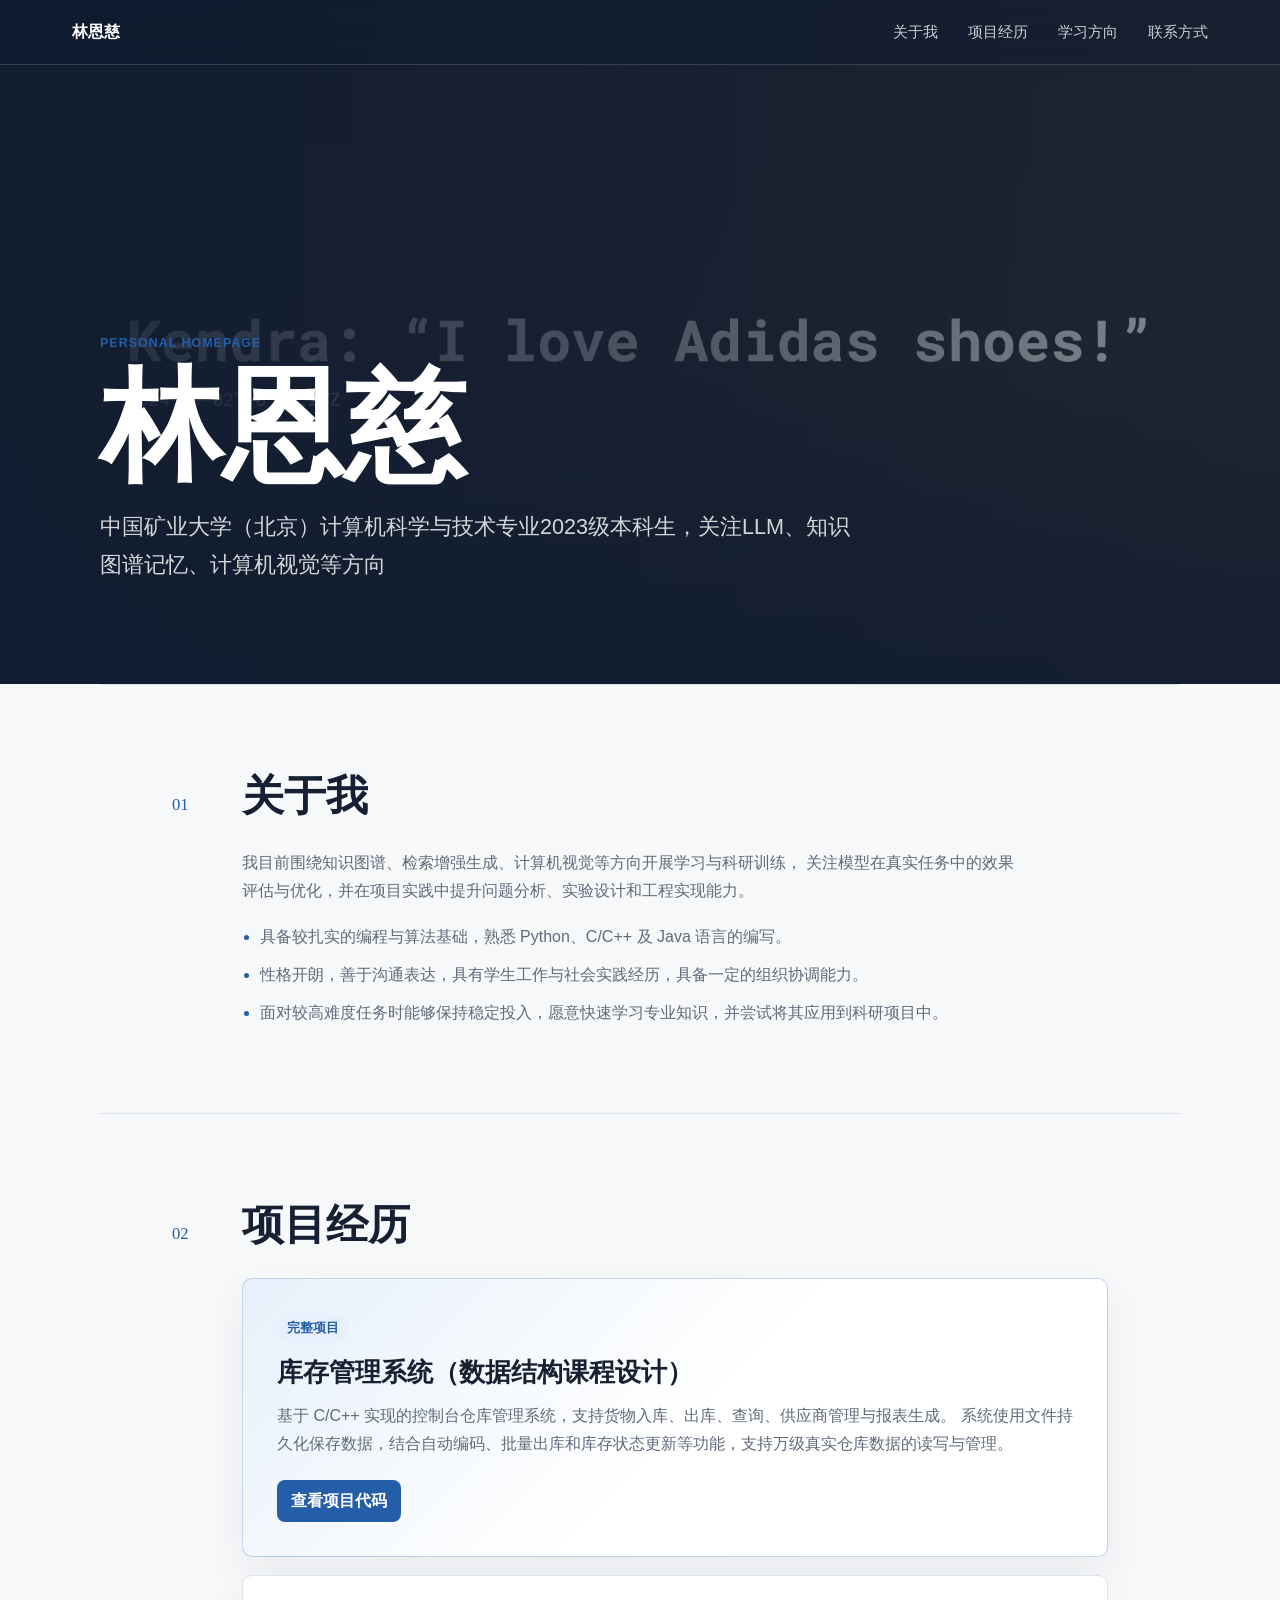
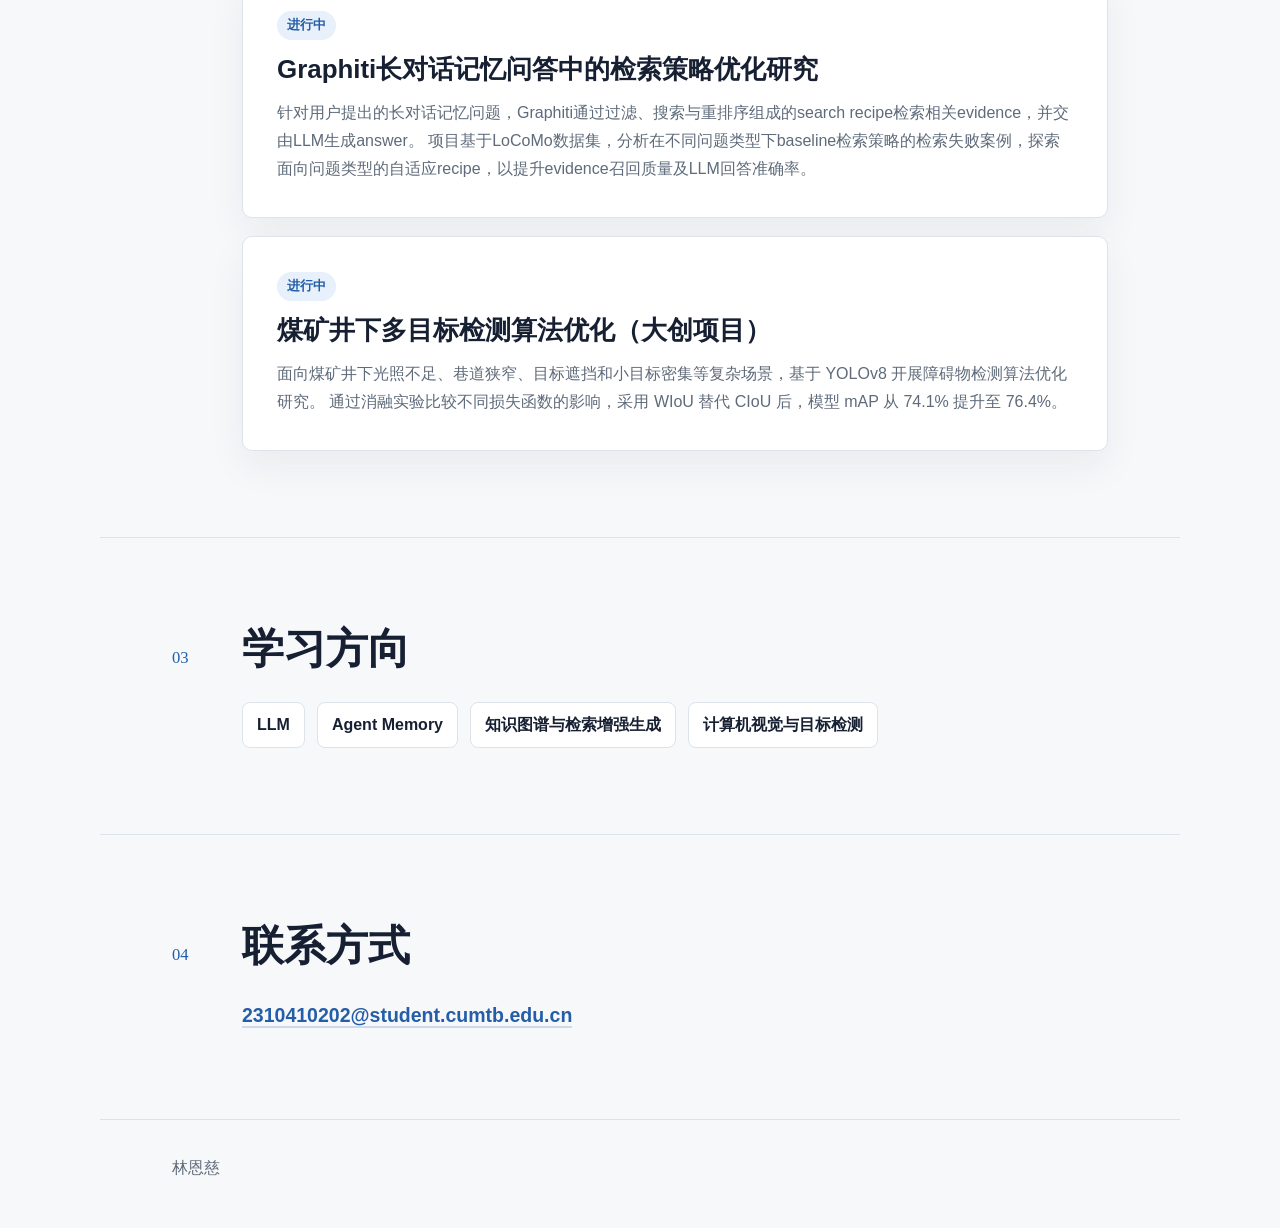
<file: index.html>
<!doctype html>
<html lang="zh-CN">
  <head>
    <meta charset="utf-8">
    <meta name="viewport" content="width=device-width, initial-scale=1">
    <title>林恩慈</title>
    <meta
      name="description"
      content="林恩慈，中国矿业大学（北京）计算机科学与技术专业2023级本科生个人主页。"
    >
    <link rel="stylesheet" href="assets/styles.css">
  </head>
  <body>
    <header class="site-header">
      <a class="site-name" href="#top">林恩慈</a>
      <nav class="site-nav" aria-label="主导航">
        <a href="#about">关于我</a>
        <a href="#projects">项目经历</a>
        <a href="#interests">学习方向</a>
        <a href="#contact">联系方式</a>
      </nav>
    </header>

    <main id="top">
      <section class="hero" aria-labelledby="hero-title">
        <div class="hero-graph" aria-hidden="true">
          <img src="assets/images/graphiti-graph-intro.gif" alt="">
        </div>
        <div class="hero-content">
          <p class="eyebrow">Personal Homepage</p>
          <h1 id="hero-title">林恩慈</h1>
          <p class="hero-text">
            中国矿业大学（北京）计算机科学与技术专业2023级本科生，关注LLM、知识图谱记忆、计算机视觉等方向
          </p>
        </div>
      </section>

      <section class="section about-section" id="about" aria-labelledby="about-title">
        <div class="section-title">
          <span>01</span>
          <h2 id="about-title">关于我</h2>
        </div>
        <div class="section-body">
          <p>
            我目前围绕知识图谱、检索增强生成、计算机视觉等方向开展学习与科研训练，
            关注模型在真实任务中的效果评估与优化，并在项目实践中提升问题分析、实验设计和工程实现能力。
          </p>
          <ul class="about-list">
            <li>具备较扎实的编程与算法基础，熟悉 Python、C/C++ 及 Java 语言的编写。</li>
            <li>性格开朗，善于沟通表达，具有学生工作与社会实践经历，具备一定的组织协调能力。</li>
            <li>面对较高难度任务时能够保持稳定投入，愿意快速学习专业知识，并尝试将其应用到科研项目中。</li>
          </ul>
        </div>
      </section>

      <section class="section projects-section" id="projects" aria-labelledby="projects-title">
        <div class="section-title">
          <span>02</span>
          <h2 id="projects-title">项目经历</h2>
        </div>

        <div class="project-list">
          <article class="project-card project-card-primary">
            <div class="project-meta">
              <span>完整项目</span>
            </div>
            <h3>库存管理系统（数据结构课程设计）</h3>
            <p>
              基于 C/C++ 实现的控制台仓库管理系统，支持货物入库、出库、查询、供应商管理与报表生成。
              系统使用文件持久化保存数据，结合自动编码、批量出库和库存状态更新等功能，支持万级真实仓库数据的读写与管理。
            </p>
            <a class="project-link" href="https://github.com/enciii0623/warehouse-management-system" target="_blank" rel="noreferrer">
              查看项目代码
            </a>
          </article>

          <article class="project-card">
            <div class="project-meta">
              <span>进行中</span>
            </div>
            <h3>Graphiti长对话记忆问答中的检索策略优化研究</h3>
            <p>
              针对用户提出的长对话记忆问题，Graphiti通过过滤、搜索与重排序组成的search recipe检索相关evidence，并交由LLM生成answer。
              项目基于LoCoMo数据集，分析在不同问题类型下baseline检索策略的检索失败案例，探索面向问题类型的自适应recipe，以提升evidence召回质量及LLM回答准确率。
            </p>
          </article>

          <article class="project-card">
            <div class="project-meta">
              <span>进行中</span>
            </div>
            <h3>煤矿井下多目标检测算法优化（大创项目）</h3>
            <p>
              面向煤矿井下光照不足、巷道狭窄、目标遮挡和小目标密集等复杂场景，基于 YOLOv8 开展障碍物检测算法优化研究。
              通过消融实验比较不同损失函数的影响，采用 WIoU 替代 CIoU 后，模型 mAP 从 74.1% 提升至 76.4%。
            </p>
          </article>
        </div>
      </section>

      <section class="section interests-section" id="interests" aria-labelledby="interests-title">
        <div class="section-title">
          <span>03</span>
          <h2 id="interests-title">学习方向</h2>
        </div>
        <div class="interest-list">
          <span>LLM</span>
          <span>Agent Memory</span>
          <span>知识图谱与检索增强生成</span>
          <span>计算机视觉与目标检测</span>
        </div>
      </section>

      <section class="section contact-section" id="contact" aria-labelledby="contact-title">
        <div class="section-title">
          <span>04</span>
          <h2 id="contact-title">联系方式</h2>
        </div>
        <div class="section-body">
          <a class="email-link" href="mailto:2310410202@student.cumtb.edu.cn">
            2310410202@student.cumtb.edu.cn
          </a>
        </div>
      </section>
    </main>

    <footer class="site-footer">
      林恩慈
    </footer>
  </body>
</html>
</file>
<file: assets/styles.css>
:root {
  --bg: #f7f8fa;
  --paper: #ffffff;
  --ink: #172033;
  --muted: #5f6b7a;
  --soft: #eef2f6;
  --line: #dce3ea;
  --blue: #245ea8;
  --blue-soft: #e7f0fb;
  --green: #2f745f;
}

* {
  box-sizing: border-box;
}

html {
  scroll-behavior: smooth;
}

body {
  margin: 0;
  color: var(--ink);
  background: var(--bg);
  font-family: "Inter", "Segoe UI", "Microsoft YaHei", Arial, sans-serif;
  line-height: 1.75;
}

img {
  display: block;
  max-width: 100%;
}

a {
  color: inherit;
  text-decoration: none;
}

.site-header {
  position: fixed;
  top: 0;
  left: 0;
  right: 0;
  z-index: 10;
  display: flex;
  align-items: center;
  justify-content: space-between;
  gap: 24px;
  padding: 18px clamp(20px, 6vw, 72px);
  border-bottom: 1px solid rgba(255, 255, 255, 0.16);
  color: #ffffff;
  background: rgba(16, 28, 48, 0.42);
  backdrop-filter: blur(14px);
}

.site-name {
  font-size: 1rem;
  font-weight: 700;
}

.site-nav {
  display: flex;
  align-items: center;
  gap: clamp(14px, 3vw, 30px);
  color: rgba(255, 255, 255, 0.78);
  font-size: 0.94rem;
}

.site-nav a:hover {
  color: #ffffff;
}

.hero {
  position: relative;
  overflow: hidden;
  max-width: none;
  min-height: 76vh;
  display: flex;
  align-items: flex-end;
  margin: 0 auto;
  padding: clamp(130px, 16vw, 190px) clamp(20px, 6vw, 72px) clamp(64px, 9vw, 100px);
  color: #ffffff;
  background: #101c30;
}

.hero::before {
  content: "";
  position: absolute;
  inset: 0;
  z-index: 1;
  background:
    linear-gradient(90deg, rgba(16, 28, 48, 0.92), rgba(16, 28, 48, 0.64) 48%, rgba(16, 28, 48, 0.24)),
    linear-gradient(0deg, rgba(16, 28, 48, 0.72), rgba(16, 28, 48, 0.12) 46%, rgba(16, 28, 48, 0.2));
  pointer-events: none;
}

.hero-graph {
  position: absolute;
  inset: 0;
  opacity: 0.92;
  mix-blend-mode: normal;
  transform: none;
}

.hero-graph img {
  width: 100%;
  height: 100%;
  object-fit: cover;
}

.hero-content {
  position: relative;
  z-index: 2;
  width: min(1080px, 100%);
  margin: 0 auto;
}

.eyebrow {
  margin: 0 0 12px;
  color: var(--blue);
  font-size: 0.78rem;
  font-weight: 700;
  letter-spacing: 0.08em;
  text-transform: uppercase;
}

h1,
h2,
h3,
p {
  margin-top: 0;
}

h1 {
  margin-bottom: 22px;
  font-size: clamp(3.8rem, 10vw, 7.6rem);
  line-height: 0.98;
  letter-spacing: 0;
}

.hero-text {
  max-width: 760px;
  margin-bottom: 0;
  color: rgba(255, 255, 255, 0.82);
  font-size: clamp(1.08rem, 2.1vw, 1.35rem);
}

.section {
  max-width: 1080px;
  margin: 0 auto;
  padding: clamp(54px, 8vw, 86px) clamp(20px, 6vw, 72px);
  border-top: 1px solid var(--line);
}

.section-title {
  display: grid;
  grid-template-columns: 52px minmax(0, 1fr);
  gap: 18px;
  align-items: baseline;
  margin-bottom: 28px;
}

.section-title span {
  color: var(--blue);
  font-family: Georgia, "Times New Roman", serif;
  font-size: 1.04rem;
}

h2 {
  margin-bottom: 0;
  font-size: clamp(1.7rem, 4vw, 2.6rem);
  line-height: 1.2;
  letter-spacing: 0;
}

.section-body {
  max-width: 780px;
  margin-left: 70px;
}

.section-body p {
  color: var(--muted);
}

.about-list {
  display: grid;
  gap: 10px;
  margin: 18px 0 0;
  padding-left: 1.1rem;
  color: var(--muted);
}

.about-list li::marker {
  color: var(--blue);
}

.project-list {
  display: grid;
  gap: 18px;
  margin-left: 70px;
}

.project-card {
  position: relative;
  padding: clamp(24px, 4vw, 34px);
  border: 1px solid var(--line);
  border-radius: 10px;
  background: var(--paper);
  box-shadow: 0 16px 38px rgba(23, 32, 51, 0.06);
}

.project-card-primary {
  border-color: rgba(36, 94, 168, 0.24);
  background:
    linear-gradient(135deg, var(--blue-soft), rgba(255, 255, 255, 0) 52%),
    var(--paper);
}

.project-meta {
  margin-bottom: 12px;
}

.project-meta span {
  display: inline-flex;
  align-items: center;
  min-height: 28px;
  padding: 3px 10px;
  border-radius: 999px;
  color: var(--blue);
  background: var(--blue-soft);
  font-size: 0.82rem;
  font-weight: 700;
}

.project-card h3 {
  margin-bottom: 12px;
  font-size: clamp(1.22rem, 2.6vw, 1.62rem);
  line-height: 1.35;
  letter-spacing: 0;
}

.project-card p {
  max-width: 840px;
  margin-bottom: 0;
  color: var(--muted);
}

.project-link {
  display: inline-flex;
  align-items: center;
  justify-content: center;
  min-height: 40px;
  margin-top: 22px;
  padding: 7px 14px;
  border-radius: 8px;
  color: #ffffff;
  background: var(--blue);
  font-weight: 700;
}

.project-link:hover {
  background: #184a88;
}

.interest-list {
  display: flex;
  flex-wrap: wrap;
  gap: 12px;
  margin-left: 70px;
}

.interest-list span {
  display: inline-flex;
  align-items: center;
  min-height: 42px;
  padding: 8px 14px;
  border: 1px solid var(--line);
  border-radius: 8px;
  color: var(--ink);
  background: var(--paper);
  font-weight: 650;
}

.email-link {
  color: var(--blue);
  font-size: clamp(1.05rem, 2vw, 1.22rem);
  font-weight: 700;
  border-bottom: 2px solid rgba(36, 94, 168, 0.2);
}

.email-link:hover {
  border-bottom-color: var(--blue);
}

.site-footer {
  max-width: 1080px;
  margin: 0 auto;
  padding: 34px clamp(20px, 6vw, 72px) 46px;
  color: var(--muted);
  border-top: 1px solid var(--line);
}

@media (max-width: 760px) {
  .site-header {
    align-items: flex-start;
    flex-direction: column;
    gap: 10px;
  }

  .site-nav {
    width: 100%;
    justify-content: space-between;
    gap: 8px;
    font-size: 0.88rem;
  }

  .section-title {
    grid-template-columns: 1fr;
    gap: 6px;
  }

  .section-body,
  .project-list,
  .interest-list {
    margin-left: 0;
  }

  .project-card {
    border-radius: 8px;
  }
}

@media (max-width: 430px) {
  .site-nav {
    flex-wrap: wrap;
    justify-content: flex-start;
  }
}
</file>
